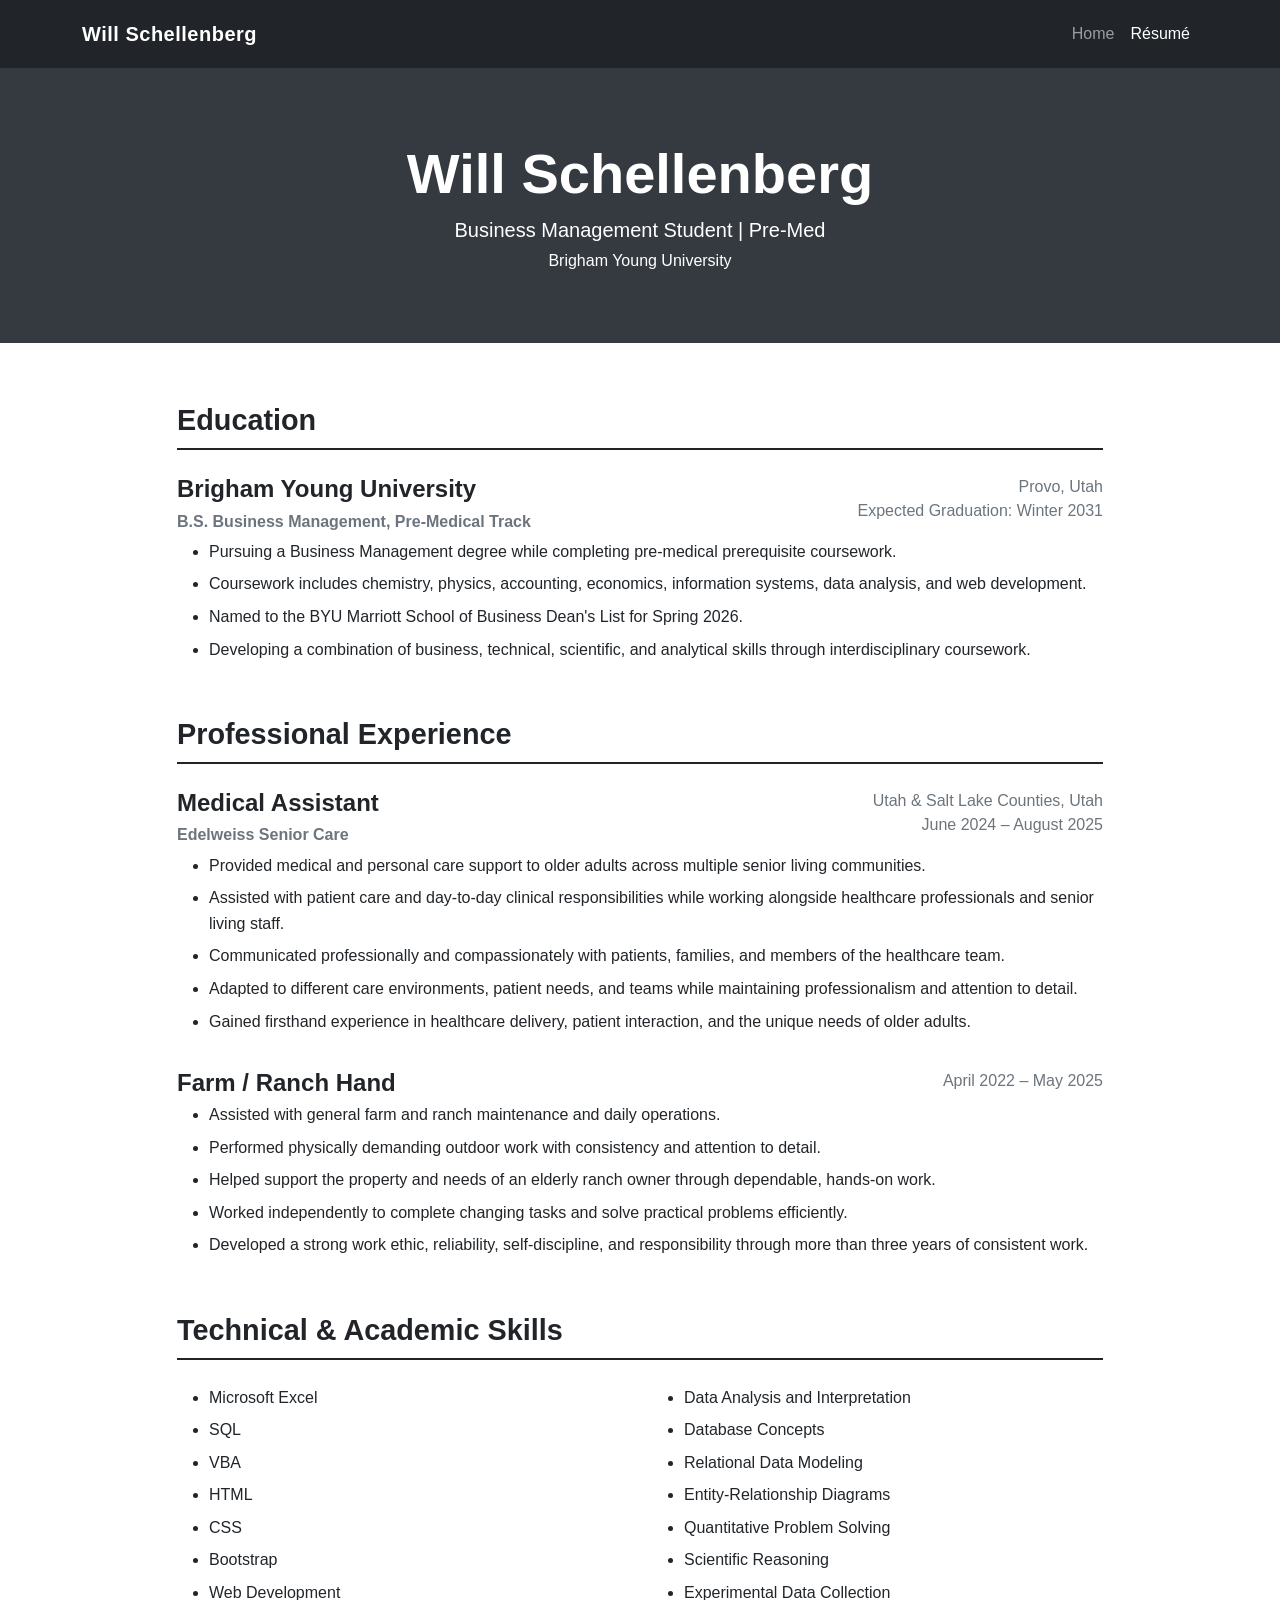
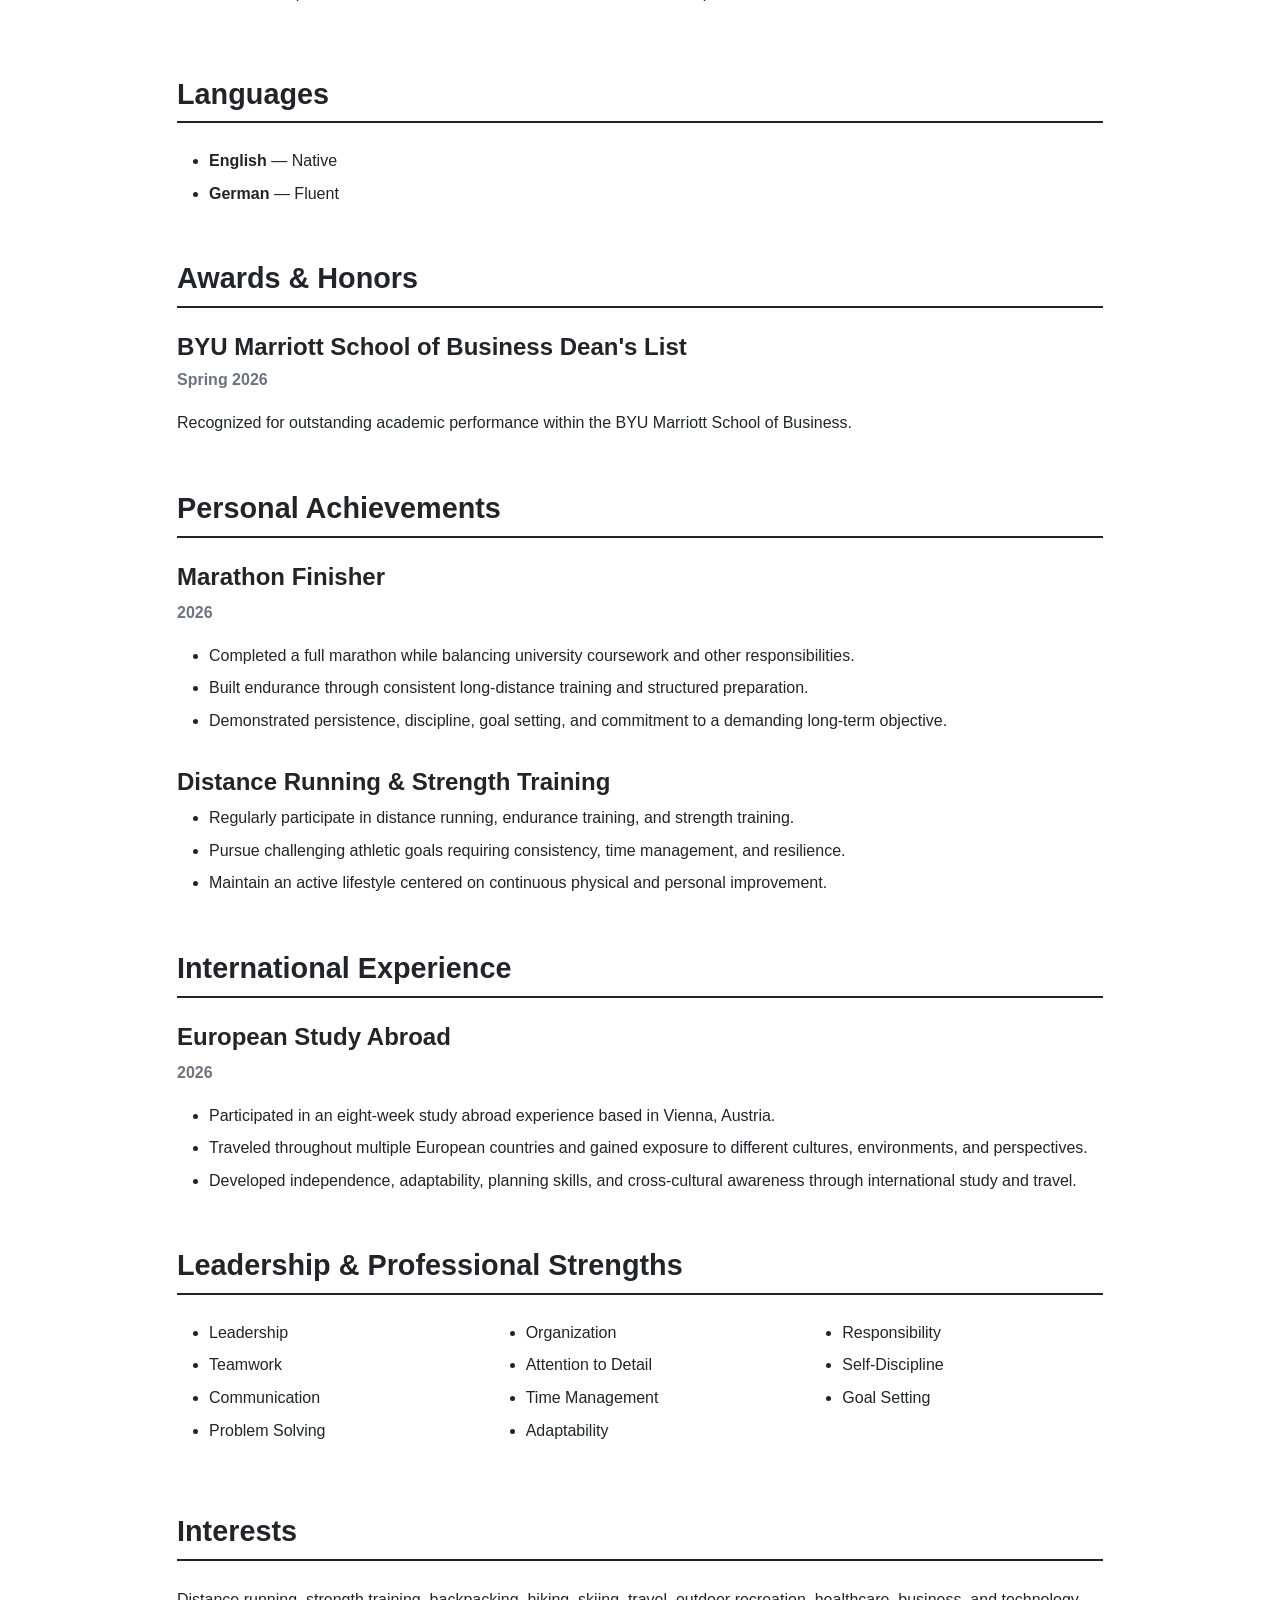
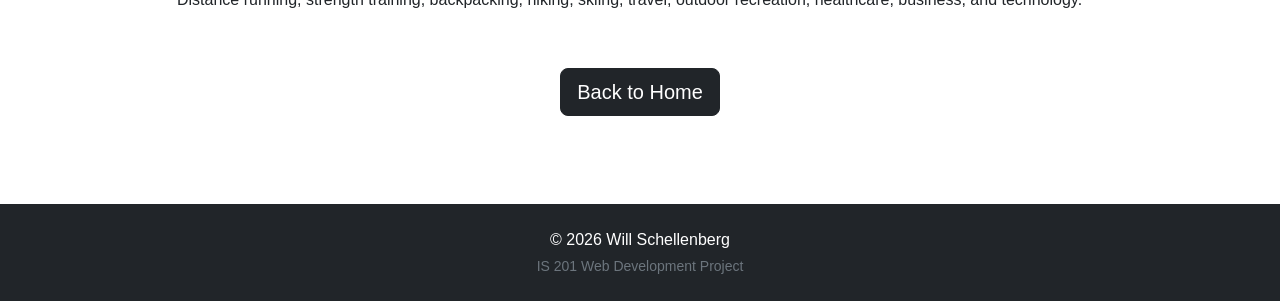
<file: resume.html>
<!DOCTYPE html>
<html lang="en">

<head>
    <meta charset="UTF-8">
    <meta name="viewport" content="width=device-width, initial-scale=1.0">

    <title>Will Schellenberg | Résumé</title>

    <!-- Bootstrap CSS -->
    <link href="https://cdn.jsdelivr.net/npm/bootstrap@5.3.8/dist/css/bootstrap.min.css" rel="stylesheet">

    <!-- Custom CSS -->
    <link rel="stylesheet" href="css/styles.css">
</head>

<body>

    <!-- Navigation -->
    <nav class="navbar navbar-expand-lg navbar-dark bg-dark fixed-top">
        <div class="container">

            <a class="navbar-brand fw-bold" href="index.html">
                Will Schellenberg
            </a>

            <button class="navbar-toggler" type="button"
                data-bs-toggle="collapse"
                data-bs-target="#navbarNav">

                <span class="navbar-toggler-icon"></span>
            </button>

            <div class="collapse navbar-collapse" id="navbarNav">

                <ul class="navbar-nav ms-auto">

                    <li class="nav-item">
                        <a class="nav-link" href="index.html">
                            Home
                        </a>
                    </li>

                    <li class="nav-item">
                        <a class="nav-link active" href="resume.html">
                            Résumé
                        </a>
                    </li>

                </ul>

            </div>
        </div>
    </nav>


    <!-- Resume Header -->
    <header class="resume-header">
        <div class="container text-center">

            <h1 class="display-4 fw-bold">
                Will Schellenberg
            </h1>

            <p class="lead mb-1">
                Business Management Student | Pre-Med
            </p>

            <p class="mb-0">
                Brigham Young University
            </p>

        </div>
    </header>


    <!-- Resume Content -->
    <main class="container resume-container">

        <!-- Education -->
        <section class="resume-section">

            <h2>Education</h2>

            <div class="resume-item">

                <div class="d-flex justify-content-between flex-wrap">
                    <div>
                        <h4 class="mb-1">
                            Brigham Young University
                        </h4>

                        <p class="resume-subtitle mb-1">
                            B.S. Business Management, Pre-Medical Track
                        </p>
                    </div>

                    <div class="resume-date">
                        Provo, Utah<br>
                        Expected Graduation: Winter 2031
                    </div>
                </div>

                <ul>
                    <li>
                        Pursuing a Business Management degree while completing
                        pre-medical prerequisite coursework.
                    </li>

                    <li>
                        Coursework includes chemistry, physics, accounting,
                        economics, information systems, data analysis, and
                        web development.
                    </li>

                    <li>
                        Named to the BYU Marriott School of Business Dean's List
                        for Spring 2026.
                    </li>

                    <li>
                        Developing a combination of business, technical,
                        scientific, and analytical skills through interdisciplinary
                        coursework.
                    </li>
                </ul>

            </div>
        </section>


        <!-- Experience -->
        <section class="resume-section">

            <h2>Professional Experience</h2>

            <!-- Medical Assistant -->
            <div class="resume-item">

                <div class="d-flex justify-content-between flex-wrap">

                    <div>
                        <h4 class="mb-1">
                            Medical Assistant
                        </h4>

                        <p class="resume-subtitle mb-1">
                            Edelweiss Senior Care
                        </p>
                    </div>

                    <div class="resume-date">
                        Utah & Salt Lake Counties, Utah<br>
                        June 2024 – August 2025
                    </div>

                </div>

                <ul>
                    <li>
                        Provided medical and personal care support to older adults
                        across multiple senior living communities.
                    </li>

                    <li>
                        Assisted with patient care and day-to-day clinical
                        responsibilities while working alongside healthcare
                        professionals and senior living staff.
                    </li>

                    <li>
                        Communicated professionally and compassionately with
                        patients, families, and members of the healthcare team.
                    </li>

                    <li>
                        Adapted to different care environments, patient needs,
                        and teams while maintaining professionalism and attention
                        to detail.
                    </li>

                    <li>
                        Gained firsthand experience in healthcare delivery,
                        patient interaction, and the unique needs of older adults.
                    </li>
                </ul>

            </div>


            <!-- Farm / Ranch Hand -->
            <div class="resume-item">

                <div class="d-flex justify-content-between flex-wrap">

                    <div>
                        <h4 class="mb-1">
                            Farm / Ranch Hand
                        </h4>
                    </div>

                    <div class="resume-date">
                        April 2022 – May 2025
                    </div>

                </div>

                <ul>
                    <li>
                        Assisted with general farm and ranch maintenance and daily
                        operations.
                    </li>

                    <li>
                        Performed physically demanding outdoor work with consistency
                        and attention to detail.
                    </li>

                    <li>
                        Helped support the property and needs of an elderly ranch
                        owner through dependable, hands-on work.
                    </li>

                    <li>
                        Worked independently to complete changing tasks and solve
                        practical problems efficiently.
                    </li>

                    <li>
                        Developed a strong work ethic, reliability, self-discipline,
                        and responsibility through more than three years of
                        consistent work.
                    </li>
                </ul>

            </div>

        </section>


        <!-- Skills -->
        <section class="resume-section">

            <h2>Technical & Academic Skills</h2>

            <div class="row">

                <div class="col-md-6">
                    <ul>
                        <li>Microsoft Excel</li>
                        <li>SQL</li>
                        <li>VBA</li>
                        <li>HTML</li>
                        <li>CSS</li>
                        <li>Bootstrap</li>
                        <li>Web Development</li>
                    </ul>
                </div>

                <div class="col-md-6">
                    <ul>
                        <li>Data Analysis and Interpretation</li>
                        <li>Database Concepts</li>
                        <li>Relational Data Modeling</li>
                        <li>Entity-Relationship Diagrams</li>
                        <li>Quantitative Problem Solving</li>
                        <li>Scientific Reasoning</li>
                        <li>Experimental Data Collection</li>
                    </ul>
                </div>

            </div>

        </section>


        <!-- Languages -->
        <section class="resume-section">

            <h2>Languages</h2>

            <ul>
                <li>
                    <strong>English</strong> — Native
                </li>

                <li>
                    <strong>German</strong> — Fluent
                </li>
            </ul>

        </section>


        <!-- Awards -->
        <section class="resume-section">

            <h2>Awards & Honors</h2>

            <div class="resume-item">

                <h4 class="mb-1">
                    BYU Marriott School of Business Dean's List
                </h4>

                <p class="resume-subtitle">
                    Spring 2026
                </p>

                <p>
                    Recognized for outstanding academic performance within the
                    BYU Marriott School of Business.
                </p>

            </div>

        </section>


        <!-- Personal Achievements -->
        <section class="resume-section">

            <h2>Personal Achievements</h2>

            <div class="resume-item">

                <h4>
                    Marathon Finisher
                </h4>

                <p class="resume-subtitle">
                    2026
                </p>

                <ul>
                    <li>
                        Completed a full marathon while balancing university
                        coursework and other responsibilities.
                    </li>

                    <li>
                        Built endurance through consistent long-distance training
                        and structured preparation.
                    </li>

                    <li>
                        Demonstrated persistence, discipline, goal setting,
                        and commitment to a demanding long-term objective.
                    </li>
                </ul>

            </div>


            <div class="resume-item">

                <h4>
                    Distance Running & Strength Training
                </h4>

                <ul>
                    <li>
                        Regularly participate in distance running, endurance
                        training, and strength training.
                    </li>

                    <li>
                        Pursue challenging athletic goals requiring consistency,
                        time management, and resilience.
                    </li>

                    <li>
                        Maintain an active lifestyle centered on continuous
                        physical and personal improvement.
                    </li>
                </ul>

            </div>

        </section>


        <!-- International Experience -->
        <section class="resume-section">

            <h2>International Experience</h2>

            <div class="resume-item">

                <h4>
                    European Study Abroad
                </h4>

                <p class="resume-subtitle">
                    2026
                </p>

                <ul>
                    <li>
                        Participated in an eight-week study abroad experience
                        based in Vienna, Austria.
                    </li>

                    <li>
                        Traveled throughout multiple European countries and gained
                        exposure to different cultures, environments, and
                        perspectives.
                    </li>

                    <li>
                        Developed independence, adaptability, planning skills,
                        and cross-cultural awareness through international study
                        and travel.
                    </li>
                </ul>

            </div>

        </section>


        <!-- Strengths -->
        <section class="resume-section">

            <h2>Leadership & Professional Strengths</h2>

            <div class="row">

                <div class="col-md-4">
                    <ul>
                        <li>Leadership</li>
                        <li>Teamwork</li>
                        <li>Communication</li>
                        <li>Problem Solving</li>
                    </ul>
                </div>

                <div class="col-md-4">
                    <ul>
                        <li>Organization</li>
                        <li>Attention to Detail</li>
                        <li>Time Management</li>
                        <li>Adaptability</li>
                    </ul>
                </div>

                <div class="col-md-4">
                    <ul>
                        <li>Responsibility</li>
                        <li>Self-Discipline</li>
                        <li>Goal Setting</li>
                    </ul>
                </div>

            </div>

        </section>


        <!-- Interests -->
        <section class="resume-section">

            <h2>Interests</h2>

            <p>
                Distance running, strength training, backpacking, hiking,
                skiing, travel, outdoor recreation, healthcare, business,
                and technology.
            </p>

        </section>


        <!-- Back to Home -->
        <div class="text-center my-5">

            <a href="index.html" class="btn btn-dark btn-lg">
                Back to Home
            </a>

        </div>

    </main>


    <!-- Footer -->
    <footer class="bg-dark text-white text-center py-4">

        <div class="container">

            <p class="mb-1">
                &copy; 2026 Will Schellenberg
            </p>

            <p class="small text-secondary mb-0">
                IS 201 Web Development Project
            </p>

        </div>

    </footer>


    <!-- Bootstrap JavaScript -->
    <script src="https://cdn.jsdelivr.net/npm/bootstrap@5.3.8/dist/js/bootstrap.bundle.min.js"></script>

</body>

</html>
</file>
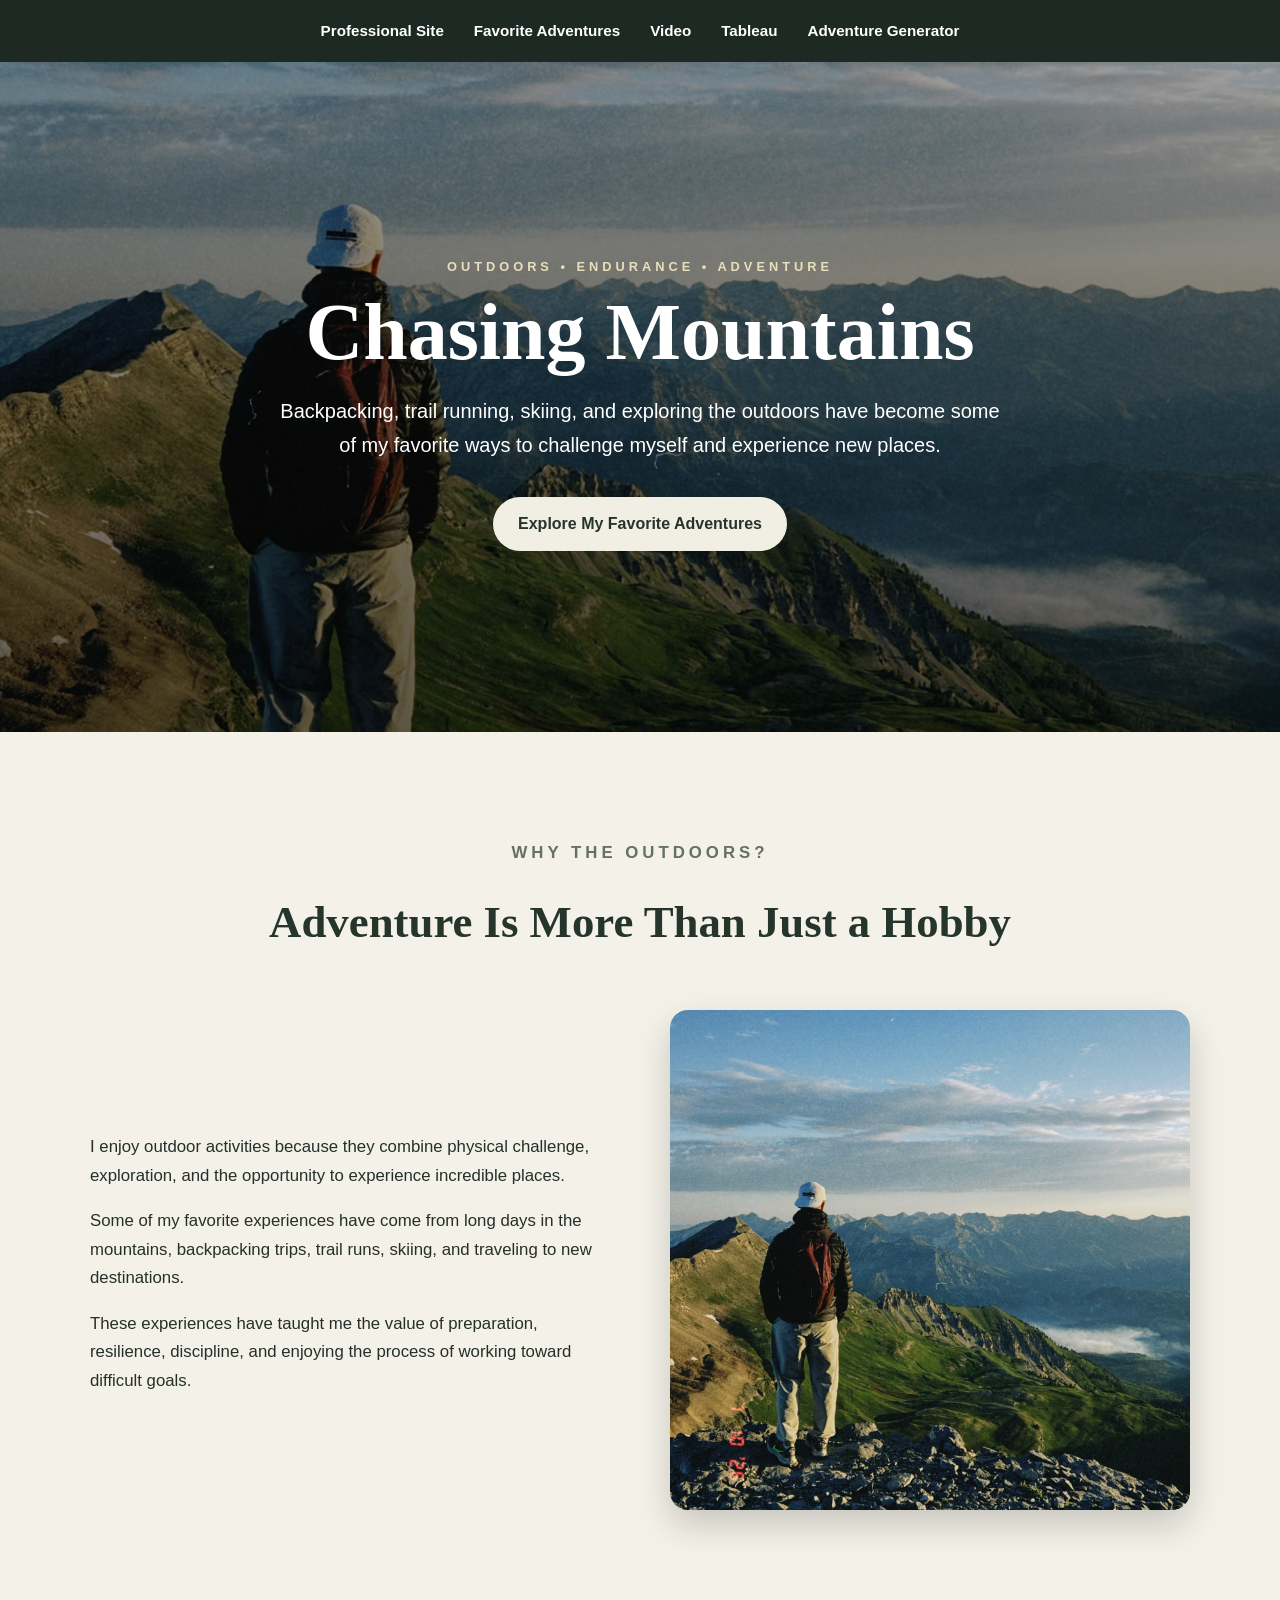
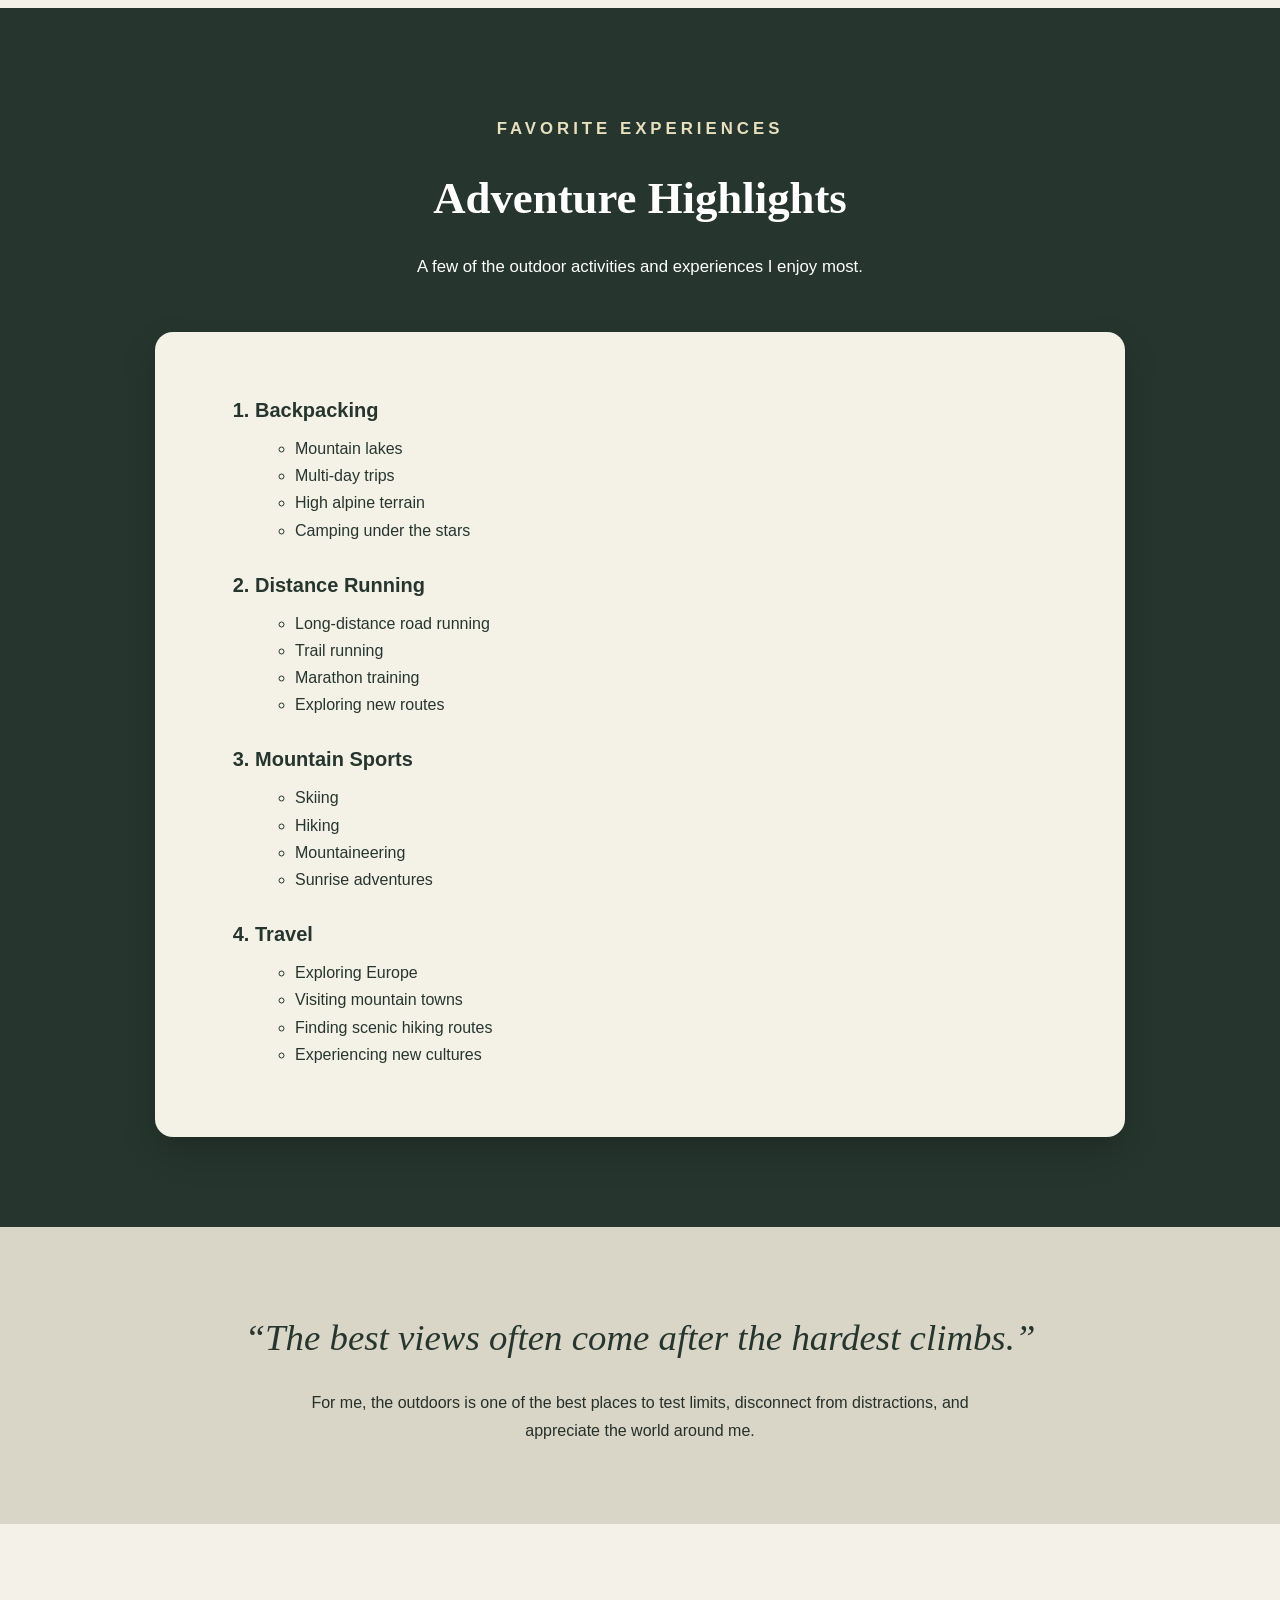
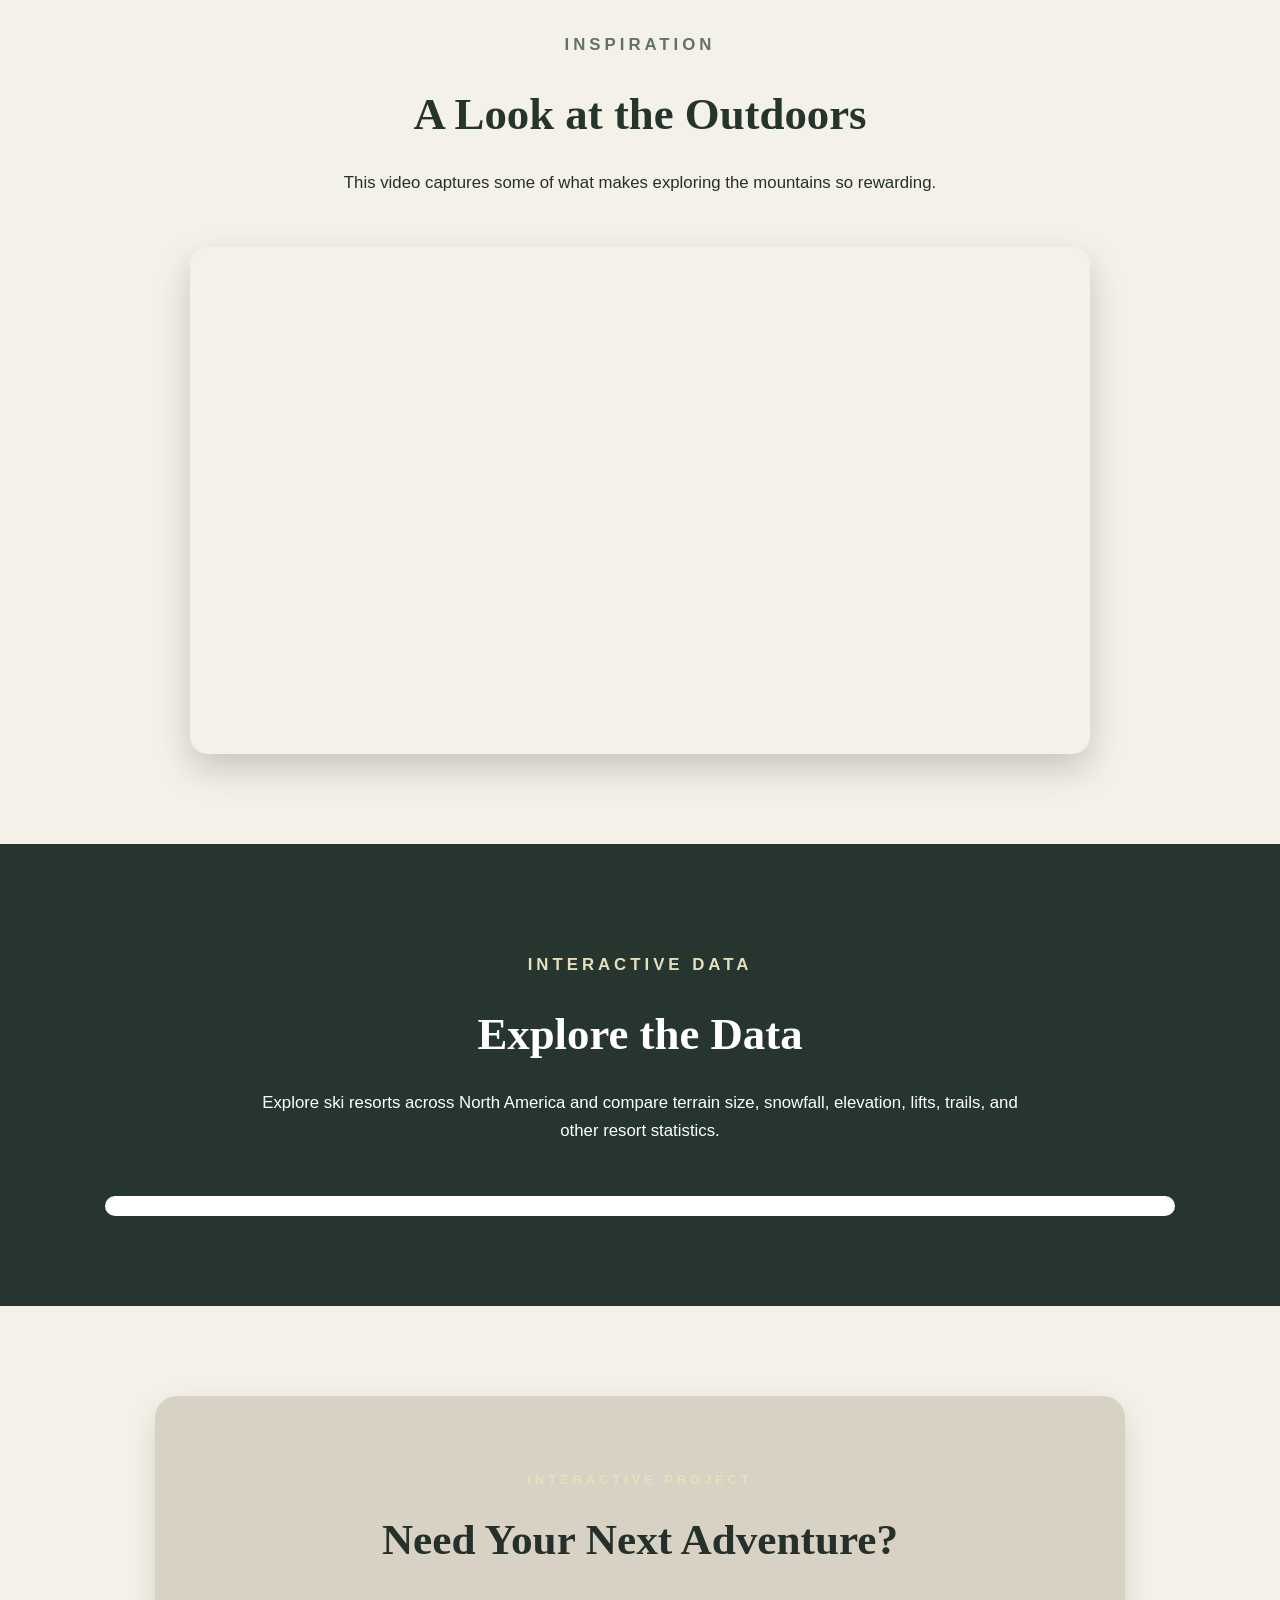
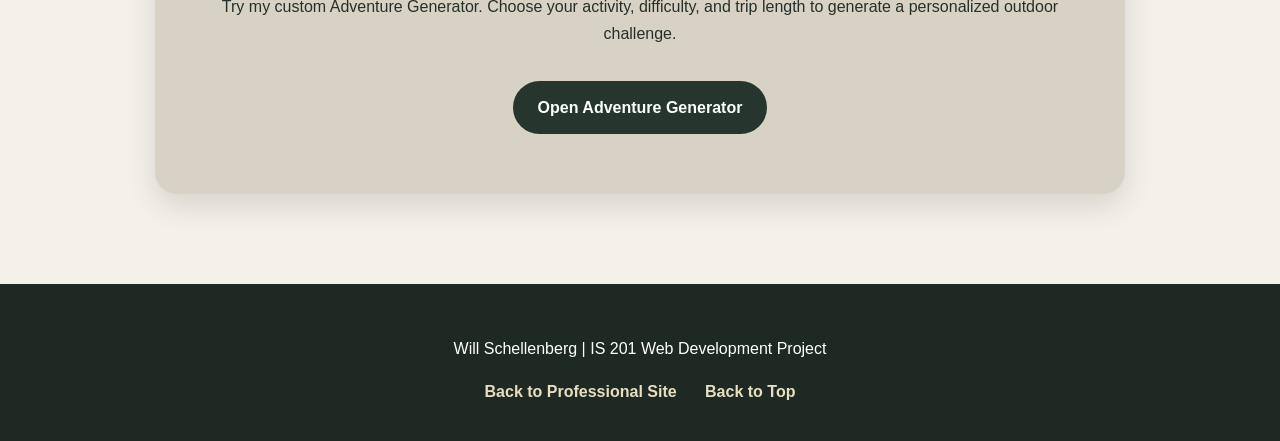
<file: scratch.html>
<!DOCTYPE html>
<html lang="en">

<head>
    <meta charset="UTF-8">
    <meta name="viewport" content="width=device-width, initial-scale=1.0">

    <title>Mountain Adventure | Scratch Page</title>

    <!-- Custom stylesheet created from scratch -->
    <link rel="stylesheet" href="css/scratch.css">
</head>

<body>

    <!-- On-page anchor target -->
    <div id="top"></div>

    <!-- Navigation -->
    <div class="nav-bar">
        <a href="index.html">Professional Site</a>
        <a href="#adventures">Favorite Adventures</a>
        <a href="#video">Video</a>
        <a href="#tableau">Tableau</a>
        <a href="webapp.html">Adventure Generator</a>
    </div>


    <!-- Hero Section -->
    <div class="hero-section">

        <div class="hero-content">

            <p class="eyebrow">
                OUTDOORS • ENDURANCE • ADVENTURE
            </p>

            <h1>
                Chasing Mountains
            </h1>

            <p class="hero-text">
                Backpacking, trail running, skiing, and exploring the outdoors
                have become some of my favorite ways to challenge myself and
                experience new places.
            </p>

            <!-- On-page anchor link -->
            <a class="hero-button" href="#adventures">
                Explore My Favorite Adventures
            </a>

        </div>

    </div>


    <!-- Introduction -->
    <div class="content-section">

        <div class="section-heading">
            <p class="eyebrow dark-text">
                WHY THE OUTDOORS?
            </p>

            <h2>
                Adventure Is More Than Just a Hobby
            </h2>
        </div>

        <div class="two-column-layout">

            <div class="text-block">

                <p>
                    I enjoy outdoor activities because they combine physical
                    challenge, exploration, and the opportunity to experience
                    incredible places.
                </p>

                <p>
                    Some of my favorite experiences have come from long days in
                    the mountains, backpacking trips, trail runs, skiing, and
                    traveling to new destinations.
                </p>

                <p>
                    These experiences have taught me the value of preparation,
                    resilience, discipline, and enjoying the process of working
                    toward difficult goals.
                </p>

            </div>


            <div class="image-block">

                <!-- Replace this with one of your own outdoor photos -->
                <img src="images/hero.jpg"
                     alt="Mountain adventure"
                     class="feature-image">

            </div>

        </div>

    </div>


    <!-- Favorite Adventures -->
    <div class="adventure-section" id="adventures">

        <div class="section-heading">

            <p class="eyebrow">
                FAVORITE EXPERIENCES
            </p>

            <h2>
                Adventure Highlights
            </h2>

            <p>
                A few of the outdoor activities and experiences I enjoy most.
            </p>

        </div>


        <!-- REQUIRED: Ordered list with unordered lists embedded inside -->
        <div class="list-card">

            <ol class="main-list">

                <li>
                    Backpacking
                    <ul>
                        <li>Mountain lakes</li>
                        <li>Multi-day trips</li>
                        <li>High alpine terrain</li>
                        <li>Camping under the stars</li>
                    </ul>
                </li>

                <li>
                    Distance Running
                    <ul>
                        <li>Long-distance road running</li>
                        <li>Trail running</li>
                        <li>Marathon training</li>
                        <li>Exploring new routes</li>
                    </ul>
                </li>

                <li>
                    Mountain Sports
                    <ul>
                        <li>Skiing</li>
                        <li>Hiking</li>
                        <li>Mountaineering</li>
                        <li>Sunrise adventures</li>
                    </ul>
                </li>

                <li>
                    Travel
                    <ul>
                        <li>Exploring Europe</li>
                        <li>Visiting mountain towns</li>
                        <li>Finding scenic hiking routes</li>
                        <li>Experiencing new cultures</li>
                    </ul>
                </li>

            </ol>

        </div>

    </div>


    <!-- Quote / Divider Section -->
    <div class="quote-section">

        <blockquote>
            “The best views often come after the hardest climbs.”
        </blockquote>

        <p>
            For me, the outdoors is one of the best places to test limits,
            disconnect from distractions, and appreciate the world around me.
        </p>

    </div>


    <!-- YouTube Section -->
    <div class="content-section" id="video">

        <div class="section-heading">

            <p class="eyebrow dark-text">
                INSPIRATION
            </p>

            <h2>
                A Look at the Outdoors
            </h2>

            <p>
                This video captures some of what makes exploring the mountains
                so rewarding.
            </p>

        </div>


        <div class="video-container">

            <!--
                Embedded YouTube video.
                We can replace this video with one you specifically choose later.
            -->

            <iframe
                src="https://www.youtube.com/embed/Scxs7L0vhZ4"
                title="Outdoor Adventure Video"
                allow="accelerometer; autoplay; clipboard-write; encrypted-media; gyroscope; picture-in-picture"
                allowfullscreen>
            </iframe>

        </div>

    </div>


    <!-- Tableau Section -->
    <div class="tableau-section" id="tableau">

        <div class="section-heading">

            <p class="eyebrow">
                INTERACTIVE DATA
            </p>

            <h2>
                Explore the Data
            </h2>

            <p>
                Explore ski resorts across North America and compare terrain size,
    snowfall, elevation, lifts, trails, and other resort statistics.
            </p>

        </div>


        <div class="tableau-container">

            <!--
                TABLEAU PLACEHOLDER

                We will replace this box with the live Tableau embed code
                from Tableau Public.
            -->

            <div class='tableauPlaceholder' id='viz1786341376884' style='position: relative'>
    <noscript>
        <a href='#'>
            <img
                alt='North American Ski Resort Explorer'
                src='https://public.tableau.com/static/images/No/NorthAmericanSkiResortExplorer/NorthAmericanSkiResortExplorer/1_rss.png'
                style='border: none'
            />
        </a>
    </noscript>

    <object class='tableauViz' style='display:none;'>
        <param name='host_url' value='https%3A%2F%2Fpublic.tableau.com%2F' />
        <param name='embed_code_version' value='3' />
        <param name='site_root' value='' />
        <param name='name' value='NorthAmericanSkiResortExplorer/NorthAmericanSkiResortExplorer' />
        <param name='tabs' value='no' />
        <param name='toolbar' value='yes' />
        <param name='static_image' value='https://public.tableau.com/static/images/No/NorthAmericanSkiResortExplorer/NorthAmericanSkiResortExplorer/1.png' />
        <param name='animate_transition' value='yes' />
        <param name='display_static_image' value='yes' />
        <param name='display_spinner' value='yes' />
        <param name='display_overlay' value='yes' />
        <param name='display_count' value='yes' />
        <param name='language' value='en-US' />
        <param name='filter' value='publish=yes' />
    </object>
</div>

<script type='text/javascript'>
    var divElement = document.getElementById('viz1786341376884');
    var vizElement = divElement.getElementsByTagName('object')[0];

    vizElement.style.width = '100%';
    vizElement.style.height = (divElement.offsetWidth * 0.75) + 'px';

    var scriptElement = document.createElement('script');
    scriptElement.src = 'https://public.tableau.com/javascripts/api/viz_v1.js';

    vizElement.parentNode.insertBefore(scriptElement, vizElement);
</script>

        </div>

    </div>


    <!-- AI App Section -->
    <div class="app-section">

        <div class="app-card">

            <p class="eyebrow">
                INTERACTIVE PROJECT
            </p>

            <h2>
                Need Your Next Adventure?
            </h2>

            <p>
                Try my custom Adventure Generator. Choose your activity,
                difficulty, and trip length to generate a personalized outdoor
                challenge.
            </p>

            <a href="webapp.html" class="app-button">
                Open Adventure Generator
            </a>

        </div>

    </div>


    <!-- Footer -->
    <div class="footer">

        <p>
            Will Schellenberg | IS 201 Web Development Project
        </p>

        <div class="footer-links">

            <a href="index.html">
                Back to Professional Site
            </a>

            <!-- REQUIRED on-page anchor -->
            <a href="#top">
                Back to Top
            </a>

        </div>

    </div>

</body>

</html>
</file>
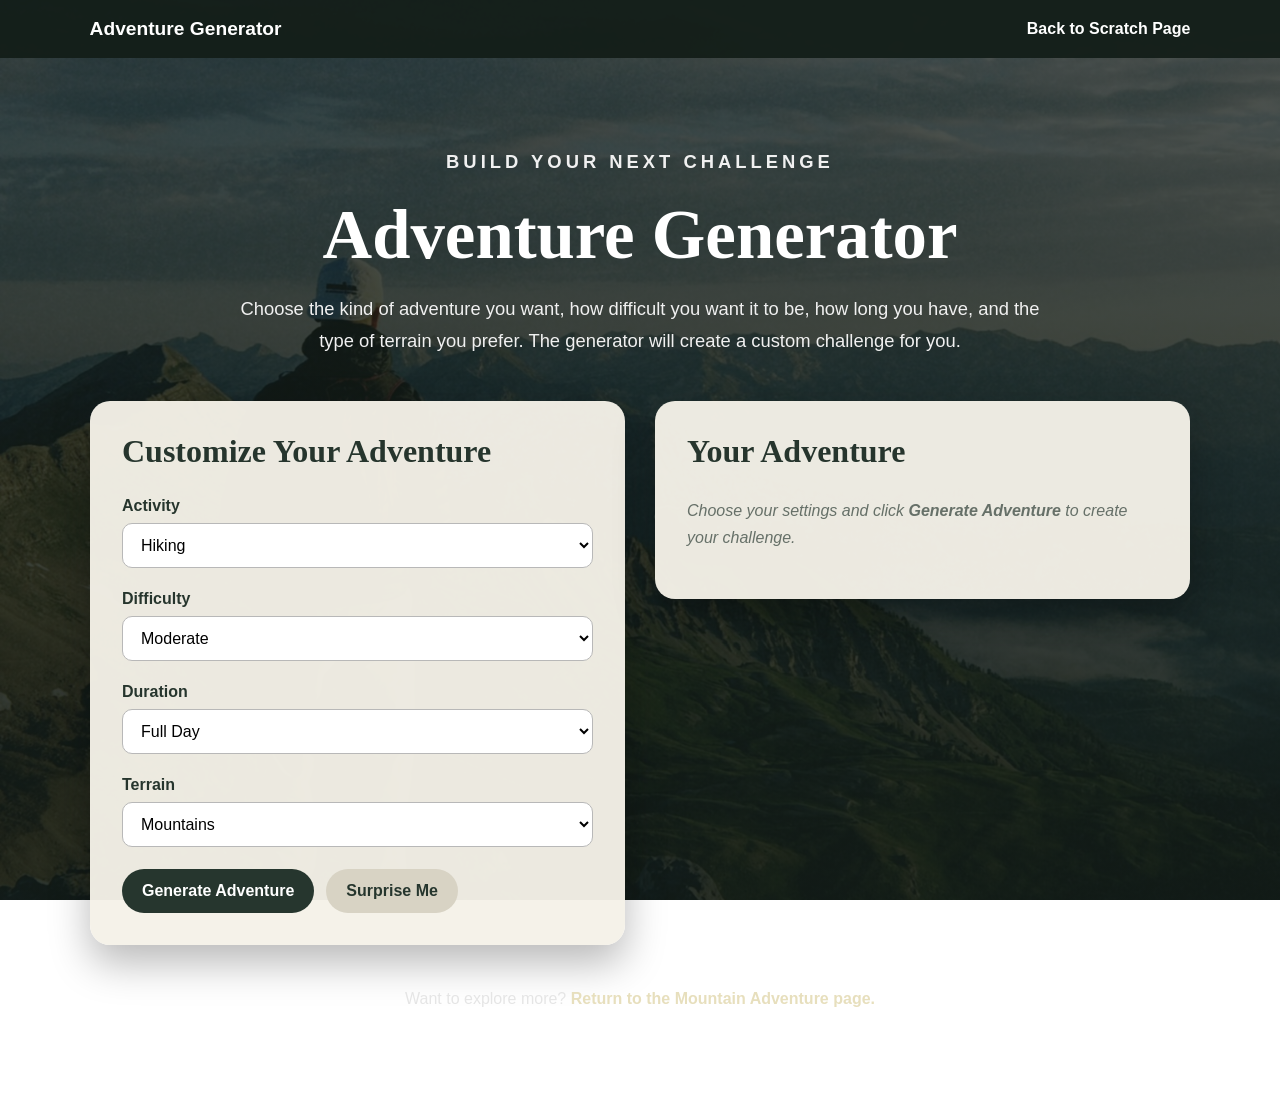
<file: webapp.html>
<!DOCTYPE html>
<html lang="en">

<head>
    <meta charset="UTF-8">
    <meta name="viewport" content="width=device-width, initial-scale=1.0">

    <title>Adventure Generator</title>

    <style>
        * {
            box-sizing: border-box;
        }

        html {
            scroll-behavior: smooth;
        }

        body {
            margin: 0;
            font-family: Arial, Helvetica, sans-serif;
            background:
                linear-gradient(
                    rgba(18, 27, 23, 0.72),
                    rgba(18, 27, 23, 0.88)
                ),
                url("images/hero.jpg");
            background-size: cover;
            background-position: center;
            background-attachment: fixed;
            color: white;
            min-height: 100vh;
        }

        .top-nav {
            background-color: rgba(20, 30, 25, 0.95);
            padding: 18px 7%;
            display: flex;
            justify-content: space-between;
            align-items: center;
            gap: 20px;
            flex-wrap: wrap;
        }

        .top-nav h2 {
            margin: 0;
            font-size: 1.2rem;
        }

        .top-nav a {
            color: white;
            text-decoration: none;
            font-weight: bold;
        }

        .top-nav a:hover {
            opacity: 0.7;
        }

        .page-wrapper {
            width: min(1100px, 92%);
            margin: 0 auto;
            padding: 70px 0;
        }

        .intro {
            text-align: center;
            max-width: 800px;
            margin: 0 auto 45px;
        }

        .eyebrow {
            letter-spacing: 4px;
            font-size: 0.8rem;
            font-weight: bold;
            color: #e7dfbd;
        }

        .intro h1 {
            font-family: Georgia, "Times New Roman", serif;
            font-size: 4.3rem;
            margin: 10px 0 15px;
        }

        .intro p {
            font-size: 1.15rem;
            line-height: 1.7;
            color: #f0f0f0;
        }

        .app-grid {
            display: grid;
            grid-template-columns: 1fr 1fr;
            gap: 30px;
            align-items: start;
        }

        .panel {
            background-color: rgba(245, 242, 233, 0.96);
            color: #26352d;
            border-radius: 20px;
            padding: 32px;
            box-shadow: 0 18px 40px rgba(0, 0, 0, 0.28);
        }

        .panel h2 {
            margin-top: 0;
            font-family: Georgia, "Times New Roman", serif;
            font-size: 2rem;
        }

        .field-group {
            margin-bottom: 22px;
        }

        .field-group label {
            display: block;
            margin-bottom: 8px;
            font-weight: bold;
        }

        select {
            width: 100%;
            padding: 12px 14px;
            border: 1px solid #b8b8b8;
            border-radius: 10px;
            font-size: 1rem;
            background-color: white;
        }

        .button-row {
            display: flex;
            gap: 12px;
            flex-wrap: wrap;
            margin-top: 10px;
        }

        button {
            border: none;
            padding: 13px 20px;
            border-radius: 30px;
            font-size: 1rem;
            font-weight: bold;
            cursor: pointer;
            transition:
                transform 0.2s ease,
                opacity 0.2s ease;
        }

        button:hover {
            transform: translateY(-2px);
            opacity: 0.9;
        }

        .primary-button {
            background-color: #26362e;
            color: white;
        }

        .secondary-button {
            background-color: #d8d3c4;
            color: #26362e;
        }

        .result-empty {
            color: #667068;
            font-style: italic;
            line-height: 1.7;
        }

        .result-title {
            font-family: Georgia, "Times New Roman", serif;
            font-size: 2.2rem;
            margin-bottom: 8px;
        }

        .result-tag {
            display: inline-block;
            background-color: #26362e;
            color: white;
            padding: 6px 12px;
            border-radius: 20px;
            font-size: 0.85rem;
            margin-bottom: 20px;
        }

        .stats-grid {
            display: grid;
            grid-template-columns: repeat(2, 1fr);
            gap: 14px;
            margin: 20px 0 25px;
        }

        .stat-card {
            background-color: #ece8dc;
            border-radius: 14px;
            padding: 16px;
        }

        .stat-label {
            font-size: 0.8rem;
            text-transform: uppercase;
            letter-spacing: 1.5px;
            color: #6e766f;
            margin-bottom: 6px;
        }

        .stat-value {
            font-size: 1.35rem;
            font-weight: bold;
        }

        .gear-section,
        .challenge-section,
        .message-section {
            margin-top: 25px;
        }

        .gear-section h3,
        .challenge-section h3,
        .message-section h3 {
            margin-bottom: 10px;
        }

        .gear-list {
            padding-left: 20px;
        }

        .gear-list li {
            margin-bottom: 7px;
        }

        .difficulty-meter {
            width: 100%;
            height: 14px;
            background-color: #d8d3c4;
            border-radius: 20px;
            overflow: hidden;
            margin-top: 10px;
        }

        .difficulty-fill {
            height: 100%;
            width: 0%;
            background-color: #26362e;
            transition: width 0.4s ease;
        }

        .message-box {
            background-color: #26362e;
            color: white;
            padding: 18px;
            border-radius: 14px;
            line-height: 1.6;
        }

        .footer-note {
            text-align: center;
            margin-top: 45px;
            color: #e5e5e5;
        }

        .footer-note a {
            color: #e7dfbd;
            font-weight: bold;
            text-decoration: none;
        }

        @media (max-width: 850px) {
            .app-grid {
                grid-template-columns: 1fr;
            }

            .intro h1 {
                font-size: 3rem;
            }
        }

        @media (max-width: 520px) {
            .stats-grid {
                grid-template-columns: 1fr;
            }

            .panel {
                padding: 24px;
            }

            .intro h1 {
                font-size: 2.5rem;
            }
        }
    </style>
</head>

<body>

    <div class="top-nav">
        <h2>Adventure Generator</h2>

        <div>
            <a href="scratch.html">Back to Scratch Page</a>
        </div>
    </div>

    <div class="page-wrapper">

        <div class="intro">
            <p class="eyebrow">BUILD YOUR NEXT CHALLENGE</p>

            <h1>Adventure Generator</h1>

            <p>
                Choose the kind of adventure you want, how difficult you want it
                to be, how long you have, and the type of terrain you prefer.
                The generator will create a custom challenge for you.
            </p>
        </div>

        <div class="app-grid">

            <!-- Controls -->
            <div class="panel">

                <h2>Customize Your Adventure</h2>

                <div class="field-group">
                    <label for="activity">Activity</label>

                    <select id="activity">
                        <option value="Hiking">Hiking</option>
                        <option value="Backpacking">Backpacking</option>
                        <option value="Trail Running">Trail Running</option>
                        <option value="Skiing">Skiing</option>
                    </select>
                </div>

                <div class="field-group">
                    <label for="difficulty">Difficulty</label>

                    <select id="difficulty">
                        <option value="Easy">Easy</option>
                        <option value="Moderate" selected>Moderate</option>
                        <option value="Hard">Hard</option>
                        <option value="Extreme">Extreme</option>
                    </select>
                </div>

                <div class="field-group">
                    <label for="duration">Duration</label>

                    <select id="duration">
                        <option value="1-2 Hours">1–2 Hours</option>
                        <option value="Half Day">Half Day</option>
                        <option value="Full Day" selected>Full Day</option>
                        <option value="Overnight">Overnight</option>
                    </select>
                </div>

                <div class="field-group">
                    <label for="terrain">Terrain</label>

                    <select id="terrain">
                        <option value="Mountains" selected>Mountains</option>
                        <option value="Forest">Forest</option>
                        <option value="Desert">Desert</option>
                        <option value="Alpine">High Alpine</option>
                    </select>
                </div>

                <div class="button-row">

                    <button
                        type="button"
                        class="primary-button"
                        id="generateButton">
                        Generate Adventure
                    </button>

                    <button
                        type="button"
                        class="secondary-button"
                        id="surpriseButton">
                        Surprise Me
                    </button>

                </div>

            </div>

            <!-- Results -->
            <div class="panel" id="resultPanel">

                <h2>Your Adventure</h2>

                <div id="resultContent">

                    <p class="result-empty">
                        Choose your settings and click
                        <strong>Generate Adventure</strong> to create your challenge.
                    </p>

                </div>

            </div>

        </div>

        <div class="footer-note">
            <p>
                Want to explore more?
                <a href="scratch.html">Return to the Mountain Adventure page.</a>
            </p>
        </div>

    </div>

    <script>

        const activitySelect = document.getElementById("activity");
        const difficultySelect = document.getElementById("difficulty");
        const durationSelect = document.getElementById("duration");
        const terrainSelect = document.getElementById("terrain");

        const generateButton = document.getElementById("generateButton");
        const surpriseButton = document.getElementById("surpriseButton");

        const resultContent = document.getElementById("resultContent");


        const adventureNames = {
            Hiking: [
                "Summit Pursuit",
                "Ridgeline Mission",
                "High Country Challenge",
                "Mountain Escape"
            ],

            Backpacking: [
                "Backcountry Expedition",
                "Alpine Overnight",
                "Wilderness Mission",
                "Beyond the Trailhead"
            ],

            "Trail Running": [
                "Ridgeline Run",
                "Mountain Miles",
                "Summit Speed Challenge",
                "Wild Trail Mission"
            ],

            Skiing: [
                "Powder Pursuit",
                "Vertical Challenge",
                "Alpine Descent",
                "Summit to Base Mission"
            ]
        };


        const terrainDescriptions = {
            Mountains:
                "rolling mountain terrain with long climbs, scenic ridgelines, and rewarding viewpoints",

            Forest:
                "wooded terrain with winding trails, changing elevation, and shaded sections",

            Desert:
                "open desert terrain with exposed trails, rocky features, and expansive views",

            Alpine:
                "high-elevation terrain with steep climbs, exposed ridgelines, and rugged alpine scenery"
        };


        const motivationMessages = [
            "The goal is not just to finish. Take in the views, embrace the difficult sections, and enjoy earning the experience.",

            "Start prepared, stay consistent, and remember that the hardest part of the route often creates the best memory.",

            "Treat this as a challenge, not a race. Stay aware of conditions, manage your effort, and enjoy being outside.",

            "Big adventures are usually built one step at a time. Stay patient, stay prepared, and keep moving."
        ];


        function randomItem(array) {
            return array[Math.floor(Math.random() * array.length)];
        }


        function getDifficultyData(difficulty) {

            if (difficulty === "Easy") {
                return {
                    multiplier: 0.75,
                    elevationMultiplier: 0.55,
                    score: 25,
                    label: "Low"
                };
            }

            if (difficulty === "Moderate") {
                return {
                    multiplier: 1,
                    elevationMultiplier: 1,
                    score: 50,
                    label: "Moderate"
                };
            }

            if (difficulty === "Hard") {
                return {
                    multiplier: 1.35,
                    elevationMultiplier: 1.5,
                    score: 75,
                    label: "High"
                };
            }

            return {
                multiplier: 1.7,
                elevationMultiplier: 2,
                score: 100,
                label: "Extreme"
            };
        }


        function getDurationData(duration) {

            if (duration === "1-2 Hours") {
                return {
                    miles: 4,
                    elevation: 800,
                    time: "1–2 hours"
                };
            }

            if (duration === "Half Day") {
                return {
                    miles: 7,
                    elevation: 1500,
                    time: "3–5 hours"
                };
            }

            if (duration === "Full Day") {
                return {
                    miles: 12,
                    elevation: 2800,
                    time: "6–9 hours"
                };
            }

            return {
                miles: 18,
                elevation: 3500,
                time: "1–2 days"
            };
        }


        function adjustForActivity(activity, miles, elevation) {

    let adjustedMiles = miles;
    let adjustedElevation = elevation;

    if (activity === "Trail Running") {
        adjustedMiles *= 1.45;
        adjustedElevation *= 1.1;
    }

    if (activity === "Backpacking") {
        adjustedMiles *= 1.2;
        adjustedElevation *= 1.1;
    }

    if (activity === "Skiing") {
        adjustedMiles = 0;
        adjustedElevation *= 1.7;
    }

    return {
        miles: adjustedMiles,
        elevation: adjustedElevation
    };
}


        function getGear(activity, terrain, duration) {

            let gear = [
                "Water",
                "Weather-appropriate clothing",
                "Navigation or trail map"
            ];

            if (activity === "Hiking") {
                gear.push("Hiking shoes or boots");
                gear.push("Small daypack");
            }

            if (activity === "Backpacking") {
                gear.push("Backpack");
                gear.push("Shelter");
                gear.push("Sleeping system");
                gear.push("Food and cooking supplies");
            }

            if (activity === "Trail Running") {
                gear.push("Trail running shoes");
                gear.push("Hydration vest");
                gear.push("Quick-access nutrition");
            }

            if (activity === "Skiing") {
                gear.push("Skis");
                gear.push("Helmet");
                gear.push("Goggles");
                gear.push("Ski layers");
            }

            if (terrain === "Desert") {
                gear.push("Sun protection");
                gear.push("Extra water");
            }

            if (terrain === "Alpine") {
                gear.push("Wind layer");
                gear.push("Emergency insulation");
            }

            if (duration === "Overnight" && activity !== "Backpacking") {
                gear.push("Emergency overnight supplies");
            }

            return gear;
        }


        function generateAdventure() {

            const activity = activitySelect.value;
            const difficulty = difficultySelect.value;
            const duration = durationSelect.value;
            const terrain = terrainSelect.value;

            const difficultyData = getDifficultyData(difficulty);
            const durationData = getDurationData(duration);

            let miles =
                durationData.miles *
                difficultyData.multiplier;

            let elevation =
                durationData.elevation *
                difficultyData.elevationMultiplier;

            const adjusted =
                adjustForActivity(activity, miles, elevation);

            miles = Math.round(adjusted.miles * 10) / 10;
            elevation = Math.round(adjusted.elevation / 50) * 50;

            const title =
                randomItem(adventureNames[activity]);

            const gear =
                getGear(activity, terrain, duration);

            const gearHTML =
                gear
                    .map(item => `<li>${item}</li>`)
                    .join("");

            const motivation =
                randomItem(motivationMessages);

            let statsHTML = "";

if (activity === "Skiing") {

    const runCount = Math.max(
        3,
        Math.round(elevation / 700)
    );

    let terrainDifficulty = "";

    if (difficulty === "Easy") {
        terrainDifficulty = "Green / Beginner Terrain";
    } else if (difficulty === "Moderate") {
        terrainDifficulty = "Blue / Intermediate Terrain";
    } else if (difficulty === "Hard") {
        terrainDifficulty = "Black / Advanced Terrain";
    } else {
        terrainDifficulty = "Double Black / Expert Terrain";
    }

    statsHTML = `
        <div class="stat-card">
            <div class="stat-label">Vertical Descent</div>
            <div class="stat-value">
                ${elevation.toLocaleString()} ft
            </div>
        </div>

        <div class="stat-card">
            <div class="stat-label">Suggested Runs</div>
            <div class="stat-value">
                ${runCount}
            </div>
        </div>

        <div class="stat-card">
            <div class="stat-label">Estimated Time</div>
            <div class="stat-value">
                ${durationData.time}
            </div>
        </div>

        <div class="stat-card">
            <div class="stat-label">Terrain</div>
            <div class="stat-value">
                ${terrainDifficulty}
            </div>
        </div>
    `;

} else {

    statsHTML = `
        <div class="stat-card">
            <div class="stat-label">Distance</div>
            <div class="stat-value">
                ${miles} miles
            </div>
        </div>

        <div class="stat-card">
            <div class="stat-label">Elevation Gain</div>
            <div class="stat-value">
                ${elevation.toLocaleString()} ft
            </div>
        </div>

        <div class="stat-card">
            <div class="stat-label">Estimated Time</div>
            <div class="stat-value">
                ${durationData.time}
            </div>
        </div>

        <div class="stat-card">
            <div class="stat-label">Challenge Level</div>
            <div class="stat-value">
                ${difficultyData.label}
            </div>
        </div>
    `;
}


resultContent.innerHTML = `
    <div class="result-title">${title}</div>

    <div class="result-tag">
        ${activity} • ${difficulty} • ${terrain}
    </div>

    <p>
        Your challenge is a ${difficulty.toLowerCase()}
        ${activity.toLowerCase()} adventure through
        ${terrainDescriptions[terrain]}.
    </p>

    <div class="stats-grid">
        ${statsHTML}
    </div>

    <div class="challenge-section">

        <h3>Difficulty Rating</h3>

        <div class="difficulty-meter">
            <div
                class="difficulty-fill"
                style="width: ${difficultyData.score}%;">
            </div>
        </div>

    </div>

    <div class="gear-section">

        <h3>Suggested Gear</h3>

        <ul class="gear-list">
            ${gearHTML}
        </ul>

    </div>

    <div class="message-section">

        <h3>Adventure Note</h3>

        <div class="message-box">
            ${motivation}
        </div>

    </div>

    <div class="safety-note">
        Always check weather, trail, avalanche, and local
        conditions before heading out.
    </div>
`;
        }


        function surpriseMe() {

            const selects = [
                activitySelect,
                difficultySelect,
                durationSelect,
                terrainSelect
            ];

            selects.forEach(select => {

                const randomIndex =
                    Math.floor(Math.random() * select.options.length);

                select.selectedIndex = randomIndex;
            });

            generateAdventure();
        }


        generateButton.addEventListener(
            "click",
            generateAdventure
        );

        surpriseButton.addEventListener(
            "click",
            surpriseMe
        );

    </script>

</body>

</html>
</file>
<file: css/styles.css>
html {
    scroll-behavior: smooth;
}

body {
    font-family: Arial, Helvetica, sans-serif;
    color: #212529;
}


/* NAVIGATION */

.navbar {
    padding-top: 14px;
    padding-bottom: 14px;
}

.navbar-brand {
    letter-spacing: 0.5px;
}


/* CAROUSEL */

.hero-slide {
    height: 650px;
    background-position: center;
    background-size: cover;
    position: relative;
}

/* Temporary backgrounds until we add your photos */

.slide-one {
    background:
        linear-gradient(
            rgba(0, 0, 0, 0.25),
            rgba(0, 0, 0, 0.45)
        ),
        url("../images/hero.jpg");

    background-size: cover;
    background-position: center 45%;
}

.slide-one .carousel-caption {
    left: 43%;
    right: 10%;
}

.slide-one .carousel-caption h1 {
    font-size: 3rem;
}

.slide-two {
    background:
        linear-gradient(
            rgba(0, 0, 0, 0.35),
            rgba(0, 0, 0, 0.50)
        ),
        url("../images/byu.jpg");

    background-size: cover;
    background-position: center;
}

.slide-three {
    background:
        linear-gradient(
            rgba(0, 0, 0, 0.30),
            rgba(0, 0, 0, 0.50)
        ),
        url("../images/adventure.jpg");

    background-size: cover;
    background-position: center;
}

.carousel-caption {
    bottom: 22%;
}

.carousel-caption h1 {
    font-size: 4rem;
    font-weight: 700;
}

.carousel-caption p {
    max-width: 700px;
}

.carousel-caption.text-end p {
    margin-left: auto;
}

.hero-label {
    font-size: 0.9rem;
    font-weight: bold;
    letter-spacing: 3px;
    text-transform: uppercase;
}


/* ABOUT */

#about {
    min-height: 500px;
}

.about-photo {
    width: 100%;
    max-width: 400px;
    height: 500px;

    object-fit: cover;
    object-position: center 28%;

    border-radius: 18px;

    box-shadow:
        0 12px 30px rgba(0, 0, 0, 0.15);
}


/* HIGHLIGHTS */

.highlight-card {
    background-color: white;
    padding: 40px 30px;
    border-radius: 16px;

    box-shadow:
        0 8px 25px rgba(0, 0, 0, 0.08);

    transition:
        transform 0.25s ease,
        box-shadow 0.25s ease;
}

.highlight-card:hover {
    transform: translateY(-7px);

    box-shadow:
        0 15px 35px rgba(0, 0, 0, 0.14);
}

.circle-icon {
    width: 110px;
    height: 110px;

    margin: 0 auto 25px;

    background-color: #212529;
    color: white;

    border-radius: 50%;

    display: flex;
    align-items: center;
    justify-content: center;

    font-size: 45px;
}


/* CALL TO ACTION */

.cta-section {
    background-color: #343a40;
    color: white;
    padding: 80px 20px;
}


/* MOBILE */

@media (max-width: 768px) {

    .hero-slide {
        height: 575px;
    }

    .carousel-caption {
        bottom: 15%;
    }

    .carousel-caption h1 {
        font-size: 2.5rem;
    }

    .carousel-caption .lead {
        font-size: 1rem;
    }
}


/* RESUME PAGE */

.resume-header {
    background-color: #343a40;
    color: white;
    padding: 140px 20px 70px;
}

.resume-container {
    max-width: 950px;
    padding-top: 60px;
    padding-bottom: 40px;
}

.resume-section {
    margin-bottom: 55px;
}

.resume-section h2 {
    font-size: 1.8rem;
    font-weight: 700;
    border-bottom: 2px solid #212529;
    padding-bottom: 10px;
    margin-bottom: 25px;
}

.resume-item {
    margin-bottom: 35px;
}

.resume-item h4 {
    font-weight: 700;
}

.resume-subtitle {
    color: #6c757d;
    font-weight: 600;
}

.resume-date {
    text-align: right;
    color: #6c757d;
    font-weight: 500;
}

.resume-section li {
    margin-bottom: 7px;
    line-height: 1.6;
}

.resume-section p {
    line-height: 1.7;
}

@media (max-width: 768px) {
    .resume-date {
        text-align: left;
        margin-top: 8px;
        margin-bottom: 10px;
    }

    .resume-header {
        padding-top: 120px;
    }
}
</file>
<file: css/scratch.css>
/* =========================================
   GENERAL PAGE STYLING
   ========================================= */

html {
    scroll-behavior: smooth;
}

body {
    margin: 0;

    font-family:
        "Trebuchet MS",
        Arial,
        Helvetica,
        sans-serif;

    color: #25302a;

    background-color: #f3f1e8;

    line-height: 1.7;
}


/* =========================================
   NAVIGATION
   ========================================= */

.nav-bar {
    background-color: #1f2924;

    padding: 18px 8%;

    display: flex;

    justify-content: center;

    gap: 30px;

    flex-wrap: wrap;
}

.nav-bar a {
    color: white;

    text-decoration: none;

    font-weight: bold;

    font-size: 0.95rem;

    transition: opacity 0.2s ease;
}

.nav-bar a:hover {
    opacity: 0.65;
}


/* =========================================
   HERO SECTION
   ========================================= */

.hero-section {
    min-height: 670px;

    background:
        linear-gradient(
            rgba(0, 0, 0, 0.32),
            rgba(0, 0, 0, 0.58)
        ),
        url("../images/hero.jpg");

    background-size: cover;

    background-position: center;

    display: flex;

    align-items: center;

    justify-content: center;

    text-align: center;

    color: white;
}

.hero-content {
    max-width: 850px;

    padding: 50px 30px;
}

.hero-content h1 {
    font-family: Georgia, "Times New Roman", serif;

    font-size: 5rem;

    margin: 5px 0 20px;

    line-height: 1.05;
}

.hero-text {
    font-size: 1.25rem;

    max-width: 720px;

    margin: 0 auto 35px;
}

.eyebrow {
    font-size: 0.8rem;

    letter-spacing: 4px;

    font-weight: bold;

    color: #e7dfbd;
}

.dark-text {
    color: #637166;
}

.hero-button {
    display: inline-block;

    background-color: #f1eee3;

    color: #26342c;

    text-decoration: none;

    padding: 13px 25px;

    border-radius: 30px;

    font-weight: bold;

    transition:
        transform 0.2s ease,
        background-color 0.2s ease;
}

.hero-button:hover {
    transform: translateY(-3px);

    background-color: white;
}


/* =========================================
   GENERAL CONTENT SECTIONS
   ========================================= */

.content-section {
    max-width: 1100px;

    margin: auto;

    padding: 90px 7%;
}

.section-heading {
    text-align: center;

    max-width: 760px;

    margin: 0 auto 50px;
}

.section-heading h2 {
    font-family: Georgia, "Times New Roman", serif;

    font-size: 2.8rem;

    margin: 5px 0 12px;

    color: #25352c;
}

.section-heading p {
    font-size: 1.05rem;
}


/* =========================================
   INTRODUCTION LAYOUT
   ========================================= */

.two-column-layout {
    display: flex;

    align-items: center;

    gap: 60px;
}

.text-block {
    flex: 1;

    font-size: 1.05rem;
}

.image-block {
    flex: 1;
}

.feature-image {
    width: 100%;

    height: 500px;

    object-fit: cover;

    border-radius: 18px;

    box-shadow:
        0 15px 35px rgba(0, 0, 0, 0.18);
}


/* =========================================
   ADVENTURE LIST SECTION
   ========================================= */

.adventure-section {
    background-color: #26362e;

    color: white;

    padding: 90px 7%;
}

.adventure-section .section-heading h2 {
    color: white;
}

.list-card {
    background-color: #f4f1e7;

    color: #26362e;

    max-width: 850px;

    margin: auto;

    padding: 45px 60px;

    border-radius: 18px;

    box-shadow:
        0 15px 35px rgba(0, 0, 0, 0.2);
}

.main-list > li {
    font-size: 1.25rem;

    font-weight: bold;

    margin-bottom: 24px;
}

.main-list ul {
    font-size: 1rem;

    font-weight: normal;

    margin-top: 8px;
}


/* =========================================
   QUOTE SECTION
   ========================================= */

.quote-section {
    background-color: #d9d5c7;

    text-align: center;

    padding: 80px 10%;
}

.quote-section blockquote {
    font-family: Georgia, "Times New Roman", serif;

    font-size: 2.3rem;

    font-style: italic;

    max-width: 900px;

    margin: 0 auto 20px;

    color: #26362e;
}

.quote-section p {
    max-width: 700px;

    margin: auto;
}


/* =========================================
   YOUTUBE VIDEO
   ========================================= */

.video-container {
    max-width: 900px;

    margin: auto;

    border-radius: 18px;

    overflow: hidden;

    box-shadow:
        0 15px 35px rgba(0, 0, 0, 0.18);

    aspect-ratio: 16 / 9;
}

.video-container iframe {
    width: 100%;

    height: 100%;

    border: none;
}


/* =========================================
   TABLEAU SECTION
   ========================================= */

.tableau-section {
    background-color: #26362e;

    color: white;

    padding: 90px 7%;
}

.tableau-section .section-heading h2 {
    color: white;
}

.tableau-container {
    max-width: 1050px;
    margin: auto;
    background-color: white;
    padding: 10px;
    border-radius: 14px;
    overflow: hidden;
}




/* =========================================
   AI APP PROMOTION
   ========================================= */

.app-section {
    padding: 90px 7%;

    background-color: #f3f1e8;
}

.app-card {
    max-width: 850px;

    margin: auto;

    background-color: #d7d2c3;

    padding: 60px;

    border-radius: 22px;

    text-align: center;

    box-shadow:
        0 12px 30px rgba(0, 0, 0, 0.12);
}

.app-card h2 {
    font-family: Georgia, "Times New Roman", serif;

    font-size: 2.7rem;

    margin: 5px 0 15px;
}

.app-button {
    display: inline-block;

    margin-top: 18px;

    padding: 13px 25px;

    background-color: #26362e;

    color: white;

    text-decoration: none;

    border-radius: 30px;

    font-weight: bold;

    transition:
        transform 0.2s ease,
        opacity 0.2s ease;
}

.app-button:hover {
    transform: translateY(-3px);

    opacity: 0.85;
}


/* =========================================
   FOOTER
   ========================================= */

.footer {
    background-color: #1f2924;

    color: white;

    text-align: center;

    padding: 35px 20px;
}

.footer-links {
    margin-top: 15px;
}

.footer-links a {
    color: #e7dfbd;

    text-decoration: none;

    margin: 0 12px;

    font-weight: bold;
}

.footer-links a:hover {
    text-decoration: underline;
}


/* =========================================
   MOBILE RESPONSIVE DESIGN
   ========================================= */

@media (max-width: 800px) {

    .hero-content h1 {
        font-size: 3.2rem;
    }

    .hero-text {
        font-size: 1.05rem;
    }

    .two-column-layout {
        flex-direction: column;
    }

    .feature-image {
        height: 420px;
    }

    .list-card {
        padding: 35px 30px;
    }

    .section-heading h2 {
        font-size: 2.2rem;
    }

    .quote-section blockquote {
        font-size: 1.8rem;
    }

    .app-card {
        padding: 45px 25px;
    }
}
</file>
